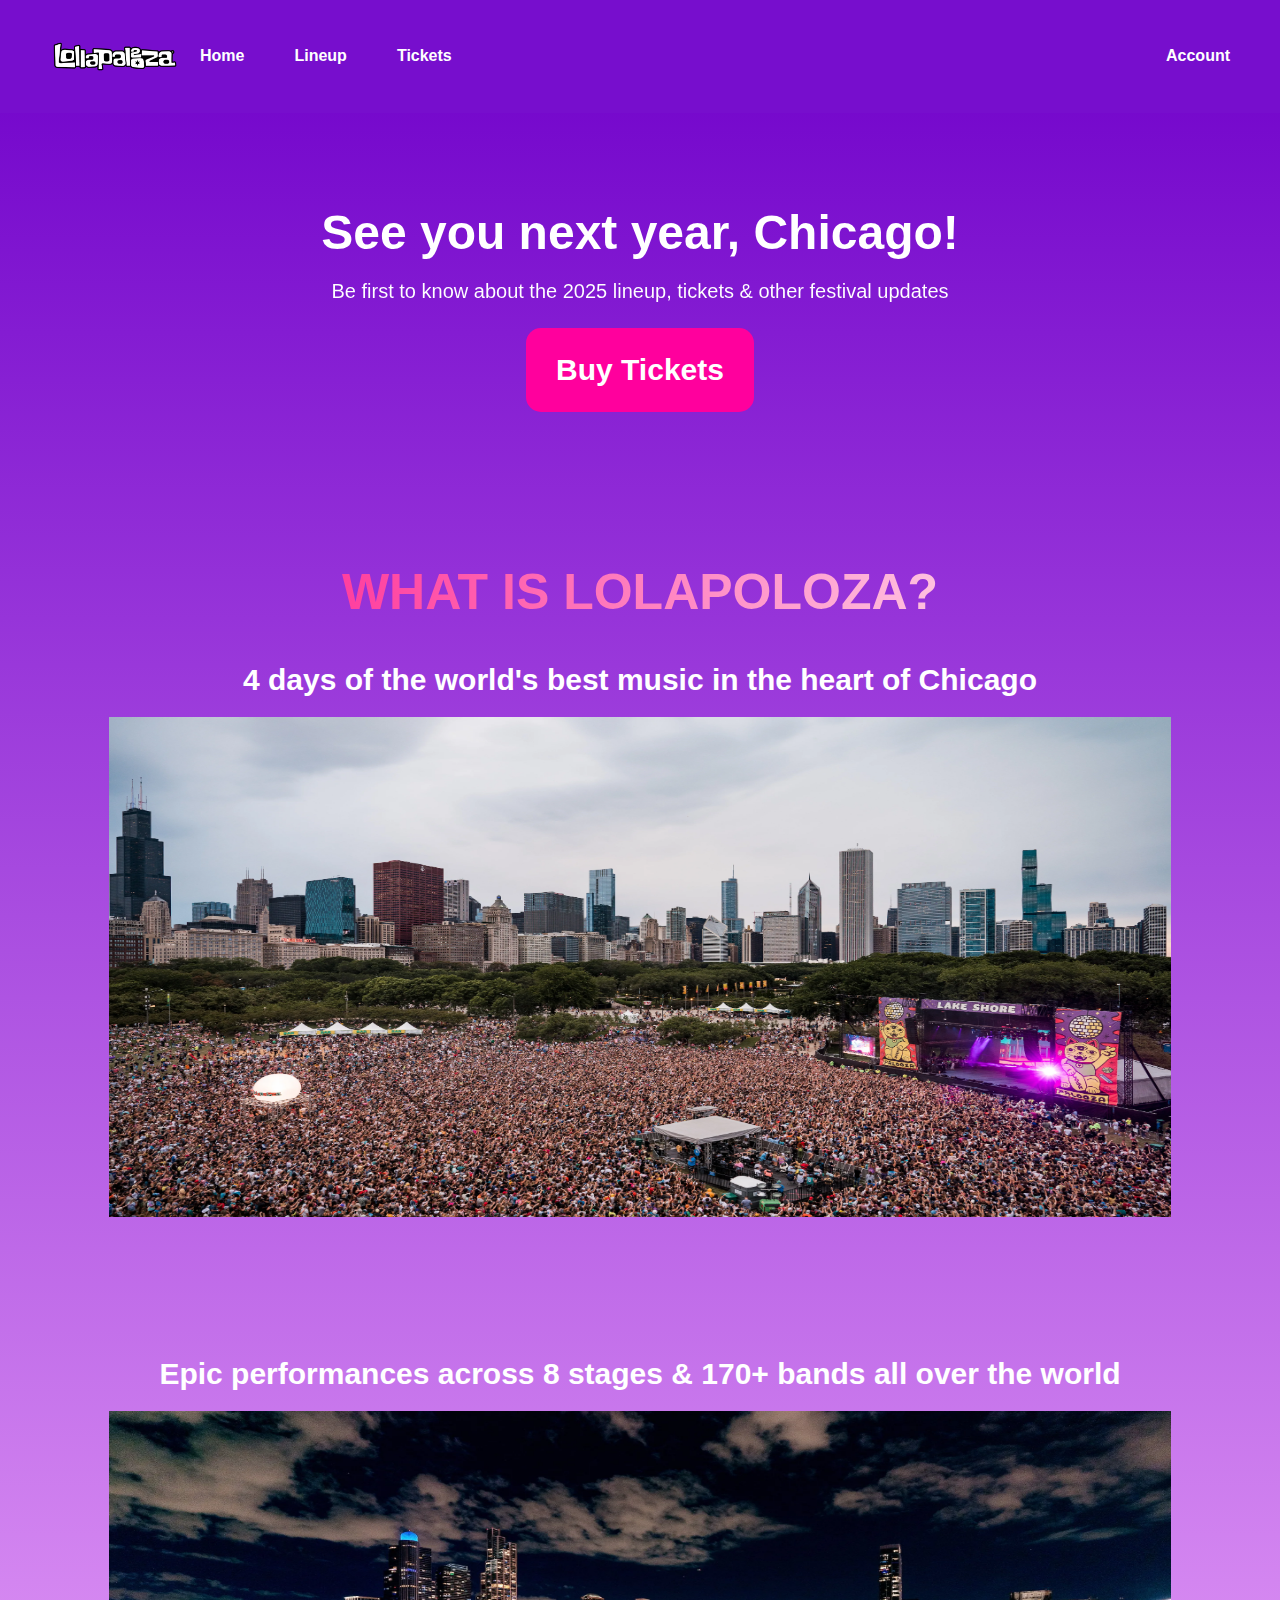
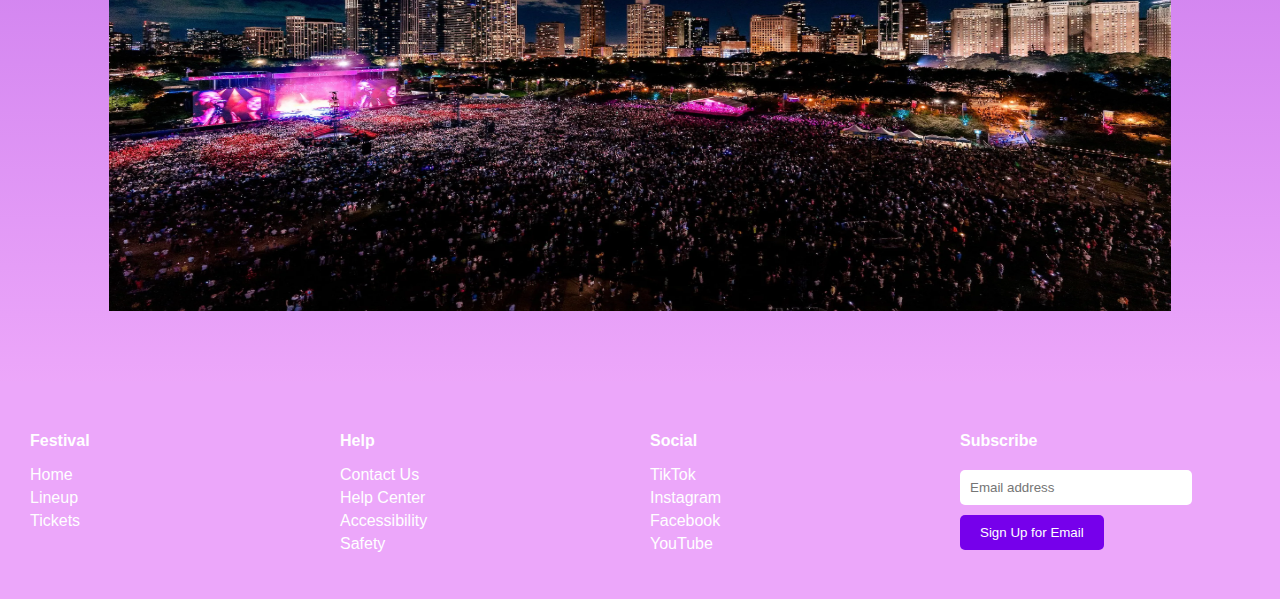
<file: index.html>
<head>
    <meta charset="UTF-8">
    <meta name="viewport" content="width=device-width, initial-scale=1.0">
    <title>Lalapoloza Festival</title>
    <link rel="stylesheet" href="css/style.css">
</head>
<body>
    <header>
		<div class="navbar">
			<img src="images/lalalogo.webp" alt="Lalapoloza Logo" class="logo">
			<nav>
				<ul>
					<li><a href="index.html">Home</a></li>
					<li><a href="lineup.html">Lineup</a></li>
					<li><a href="tickets.html">Tickets</a></li> 
				</ul>
			</nav>
			<a href="#" class="account">Account</a>
		</div>
	</header>
	
    <section class="hero">
        <h1>See you next year, Chicago!</h1>
        <p>Be first to know about the 2025 lineup, tickets & other festival updates</p>
        <a href="tickets.html">
            <button>Buy Tickets</button>
        </a>
    </section>
    

    <section class="about">
        <h2>WHAT IS LOLAPOLOZA?</h2>
        <p><span class="highlight">4 days of the world's best music in the heart of Chicago</span></p>
        <img src="images/lala.webp" alt="Lalapoloza Festival" class="video-placeholder">
    </section>
    
    <section class="details">
        <p><span class="highlight">Epic performances across 8 stages & 170+ bands all over the world</span></p>
        <img src="images/lalanight.webp" alt="Lalapoloza Night Festival" class="video-placeholder">
    </section>
    

    <footer>
        <div class="footer-section">
            <h4>Festival</h4>
            <ul>
                <li><a href="#">Home</a></li>
                <li><a href="#">Lineup</a></li>
                <li><a href="#">Tickets</a></li>
            </ul>
        </div>
        <div class="footer-section">
            <h4>Help</h4>
            <ul>
                <li><a href="#">Contact Us</a></li>
                <li><a href="#">Help Center</a></li>
                <li><a href="#">Accessibility</a></li>
                <li><a href="#">Safety</a></li>
            </ul>
        </div>
        <div class="footer-section">
            <h4>Social</h4>
            <ul>
                <li><a href="#">TikTok</a></li>
                <li><a href="#">Instagram</a></li>
                <li><a href="#">Facebook</a></li>
                <li><a href="#">YouTube</a></li>
            </ul>
        </div>
        <div class="subscribe">
            <h4>Subscribe</h4>
            <input type="email" placeholder="Email address">
            <button>Sign Up for Email</button>
        </div>
    </footer>
</body>
</html>
</file>
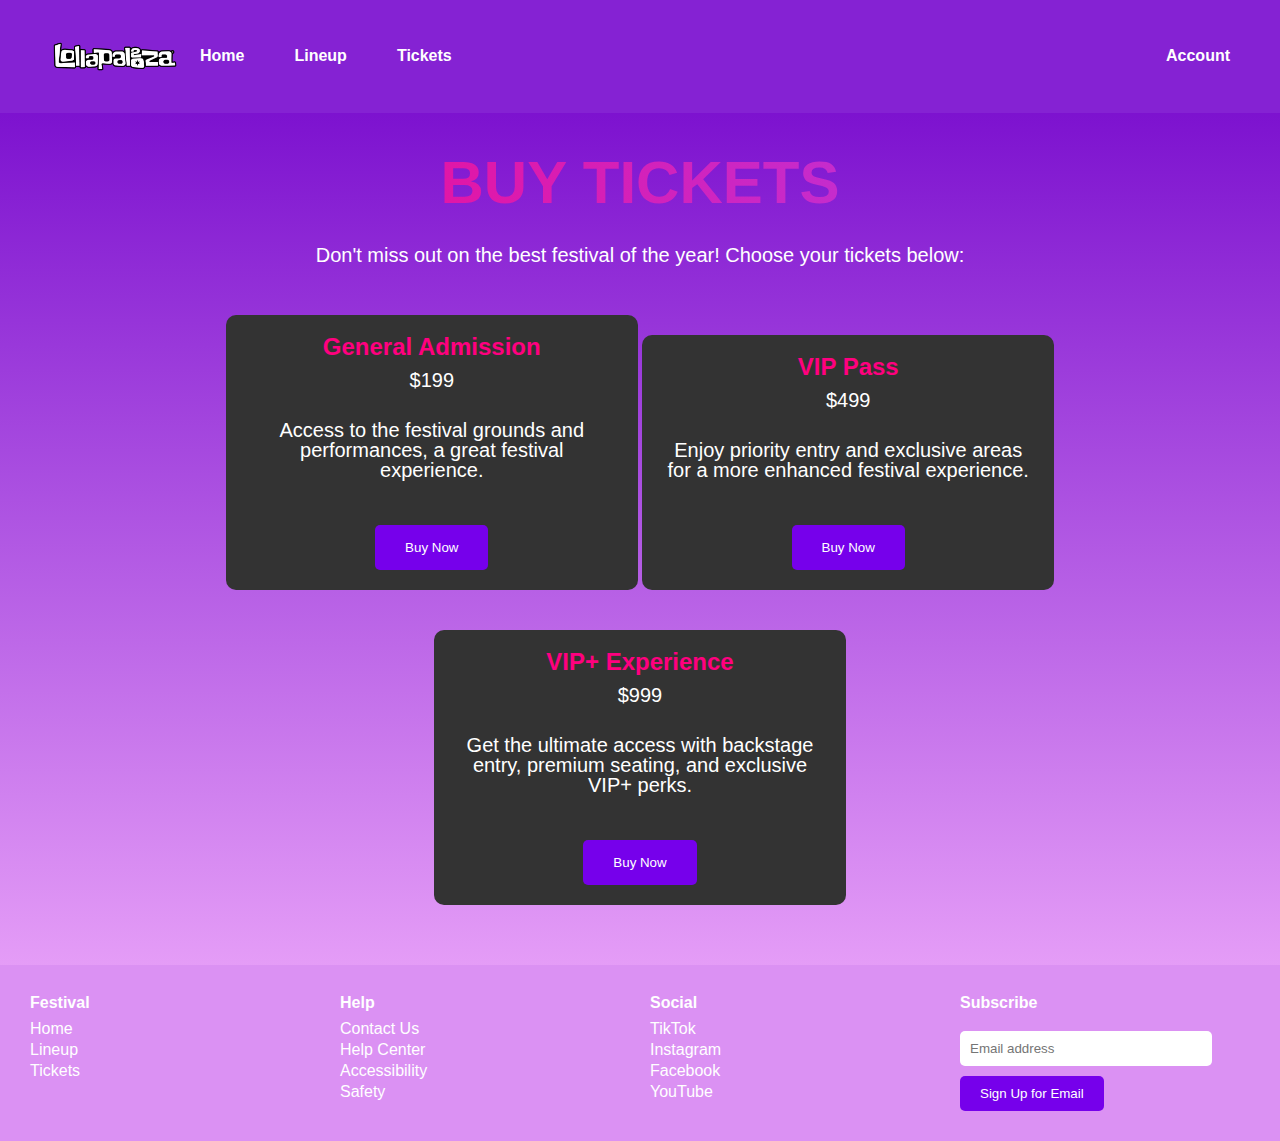
<file: tickets.html>
<!DOCTYPE html>
<html lang="en">
<head>
    <meta charset="UTF-8">
    <meta name="viewport" content="width=device-width, initial-scale=1.0">
    <title>Tickets - Lalapoloza Festival</title>
    <link rel="stylesheet" href="css/reset.css">
    <link rel="stylesheet" href="css/style.css">
    <link rel="stylesheet" href="css/tickets.css"> <!-- New tickets-specific styles -->
</head>
<body>
    <header>
        <div class="navbar">
            <img src="images/lalalogo.webp" alt="Lalapoloza Logo" class="logo">
            <nav>
                <ul>
                    <li><a href="index.html">Home</a></li>
                    <li><a href="lineup.html">Lineup</a></li>
                    <li><a href="tickets.html">Tickets</a></li> <!-- Link to current page -->
                </ul>
            </nav>
            <a href="#" class="account">Account</a>
        </div>
    </header>

    <section class="ticket-info">
        <h1>BUY TICKETS</h1>
        <p>Don't miss out on the best festival of the year! Choose your tickets below:</p>

        <div class="ticket-option">
            <h2>General Admission</h2>
            <p>$199</p>
            <p>Access to the festival grounds and performances, a great festival experience.</p>
            <button class="buy-button">Buy Now</button>
        </div>
        
        <div class="ticket-option">
            <h2>VIP Pass</h2>
            <p>$499</p>
            <p>Enjoy priority entry and exclusive areas for a more enhanced festival experience.</p>
            <button class="buy-button">Buy Now</button>
        </div>
        
        <div class="ticket-option">
            <h2>VIP+ Experience</h2>
            <p>$999</p>
            <p>Get the ultimate access with backstage entry, premium seating, and exclusive VIP+ perks.</p>
            <button class="buy-button">Buy Now</button>
        </div>
        
        
    </section>

    <footer>
        <div class="footer-section">
            <h4>Festival</h4>
            <ul>
                <li><a href="index.html">Home</a></li>
                <li><a href="lineup.html">Lineup</a></li>
                <li><a href="tickets.html">Tickets</a></li>
            </ul>
        </div>
        <div class="footer-section">
            <h4>Help</h4>
            <ul>
                <li><a href="#">Contact Us</a></li>
                <li><a href="#">Help Center</a></li>
                <li><a href="#">Accessibility</a></li>
                <li><a href="#">Safety</a></li>
            </ul>
        </div>
        <div class="footer-section">
            <h4>Social</h4>
            <ul>
                <li><a href="#">TikTok</a></li>
                <li><a href="#">Instagram</a></li>
                <li><a href="#">Facebook</a></li>
                <li><a href="#">YouTube</a></li>
            </ul>
        </div>
        <div class="subscribe">
            <h4>Subscribe</h4>
            <input type="email" placeholder="Email address">
            <button>Sign Up for Email</button>
        </div>
    </footer>
</body>
</html>
</file>
<file: css/style.css>
/* General Styles */
body {
    font-family: Arial, sans-serif;
    margin: 0;
    padding: 0;
    background: linear-gradient(to bottom, #6f00ca, #fab9ff);
    color: white;
    min-height: 100vh; /* Ensure the body takes at least the full viewport height */
    display: flex;
    flex-direction: column; /* Align items in column for better footer handling */
}

/* Header Styles */
header {
    background-color: #770ecd;
    padding: 20px 40px;
    display: flex;
    justify-content: space-between;
    align-items: center;
    position: sticky;
    top: 0;
    z-index: 1000;
}

.navbar {
    display: flex;
    justify-content: space-between;
    width: 100%;
    align-items: center;
}

.logo {
    width: 150px;  /* Adjust the logo size */
}

.navbar nav ul {
    list-style: none;
    display: flex;
    gap: 30px;
    margin: 0;
    padding: 0;
}

.navbar nav ul li {
    display: inline;
}

.navbar nav ul li a, .account {
    color: white;
    text-decoration: none;
    font-weight: bold;
    padding: 5px 10px;
}

.account {
    margin-left: auto; /* Align the account to the right */
}

/* Hero Section */
.hero {
    text-align: center;
    padding: 60px 20px;
    background-image: white;
    color: transparent;
    -webkit-background-clip: text;
    background-clip: text;
}

.hero h1 {
    font-size: 48px; /* Adjusted text size */
    font-weight: 700;
    background-color: white;
    -webkit-background-clip: text;  /* Apply the background clip for gradient effect */
    background-clip: text;
    margin-bottom: 20px; /* Increase margin to add space */
}

.hero p {
    font-size: 20px;
    font-weight: 400;
    background-color: white;
    -webkit-background-clip: text;
    background-clip: text;
    margin-bottom: 5px; /* Increase margin to add space */
}

.hero button {
    font-size: 30px;
    font-weight: 300;
    background-color: #ff009d;
    color: white;
    padding: 25px 30px;
    border: none;
    border-radius: 15px;
    cursor: pointer;
    margin-top: 20px;
    font-weight: bold;
}

/* About and Details Sections */
.about, .details {
    text-align: center;
    padding: 50px 50px;
}

.about h2, .details h2 {
    padding: -20px; 
    font-size: 50px;
    font-weight: bold;
    background-image: linear-gradient(to right, #ff007f, #ffffff); /* Gradient applied here */
    -webkit-background-clip: text;
    background-clip: text;
    color: transparent; /* Make the text color transparent so the gradient shows */
}

.about p, .details p {
    font-size: 18px;
    margin-top: 20px;
}

.video-placeholder, .image-placeholder {
    width: 90%;  
    height: 500px;  
    margin: 20px auto;
    background-color: #333;
    display: flex;
    justify-content: center;
    align-items: center;
    color: white;
    border: none;  
}

.highlight {
    font-size: 30px;
    color: white;
    font-weight: bold;
}

/* Footer Styles */
footer {
    display: flex;
    justify-content: space-between;
    padding: 20px;
    background-color: #eca7fa;
    flex-wrap: wrap;
    margin-top: 20px; /* Optional: add a bit of margin to space the footer from the content */
}

.footer-section, .subscribe {
    flex: 1;
    margin: 10px;
}

footer h4 {
    margin-bottom: 10px;
}

footer ul {
    list-style: none;
    padding: 0;
}

footer ul li {
    margin: 5px 0;
}

footer ul li a {
    color: white;
    text-decoration: none;
}

.subscribe input {
    width: 80%;
    padding: 10px;
    margin: 10px 0;
    border: none;
    border-radius: 5px;
}

.subscribe button {
    padding: 10px 20px;
    background-color: #7600eb;
    color: white;
    border: none;
    border-radius: 5px;
    cursor: pointer;
}


/* Clear any unwanted space below the footer */
footer {
    margin-bottom: 0;
}

/* Ensure body takes full height and the footer stays at the bottom */
body {
    display: flex;
    flex-direction: column;
    min-height: 100vh;
}

footer {
    margin-top: auto; /* Push the footer to the bottom */
}
</file>
<file: css/tickets.css>
/* General Styles */
body {
    font-family: Arial, sans-serif;
    margin: 0;
    padding: 0;
    background: linear-gradient(to bottom, #6f00ca, #fab9ff);
    color: white;
}

/* Header Styles */
header {
    background-color: #8522d3;
    padding: 20px 40px;
    display: flex;
    justify-content: space-between;
    align-items: center;
    position: sticky;
    top: 0;
    z-index: 1000;
}

.navbar {
    display: flex;
    justify-content: space-between;
    width: 100%;
    align-items: center;
}

.logo {
    width: 150px;  /* Adjust the logo size */
}

.navbar nav ul {
    list-style: none;
    display: flex;
    gap: 30px;
    margin: 0;
    padding: 0;
}

.navbar nav ul li {
    display: inline;
}

.navbar nav ul li a, .account {
    color: white;
    text-decoration: none;
    font-weight: bold;
    padding: 5px 10px;
}

.account {
    margin-left: auto; /* Align the account to the right */
}

/* Ticket info section */
.ticket-info {
    text-align: center;
    padding: 40px 20px;
}

.ticket-info h1 {
    font-size: 60px;
    font-weight: bold;
    background-image: linear-gradient(to right, #ff007f, #a842f4);
    -webkit-background-clip: text;
    background-clip: text;
    color: transparent; /* Make the text color transparent so the gradient shows */
    margin-bottom: 20px;
    padding-bottom: 1%;
}

.ticket-info p {
    font-size: 20px;
    margin-bottom: 30px;
}

/* Ticket options */
.ticket-option {
    background-color: #333;
    color: white;
    border-radius: 10px;
    padding: 20px;
    margin: 20px 0;
    display: inline-block;
    width: 30%;
}

.ticket-option h2 {
    padding-bottom: 3%;
    font-size: 24px;
    font-weight: bold;
    color: #ff007f;
}

.ticket-option p {
    font-size: 20px;
}

.buy-button {
    background-color: #7600eb;
    color: white;
    padding: 15px 30px;
    border: none;
    border-radius: 5px;
    cursor: pointer;
    margin-top: 15px;
}

.buy-button:hover {
    background-color: #6f00ca;
}

/* Footer Styles */
footer {
    display: flex;
    justify-content: space-between;
    padding: 20px;
    background-color: #db91f3;
    flex-wrap: wrap;
    margin-top: 20px; /* Optional: add a bit of margin to space the footer from the content */
}

.footer-section, .subscribe {
    flex: 1;
    margin: 10px;
}

footer h4 {
    margin-bottom: 10px;
}

footer ul {
    list-style: none;
    padding: 0;
}

footer ul li {
    margin: 5px 0;
}

footer ul li a {
    color: white;
    text-decoration: none;
}

.subscribe input {
    width: 80%;
    padding: 10px;
    margin: 10px 0;
    border: none;
    border-radius: 5px;
}

.subscribe button {
    padding: 10px 20px;
    background-color: #7600eb;
    color: white;
    border: none;
    border-radius: 5px;
    cursor: pointer;
}


/* Clear any unwanted space below the footer */
footer {
    margin-bottom: 0;
}

/* Ensure body takes full height and the footer stays at the bottom */
body {
    display: flex;
    flex-direction: column;
    min-height: 100vh;
}

footer {
    margin-top: auto; /* Push the footer to the bottom */
}
</file>
